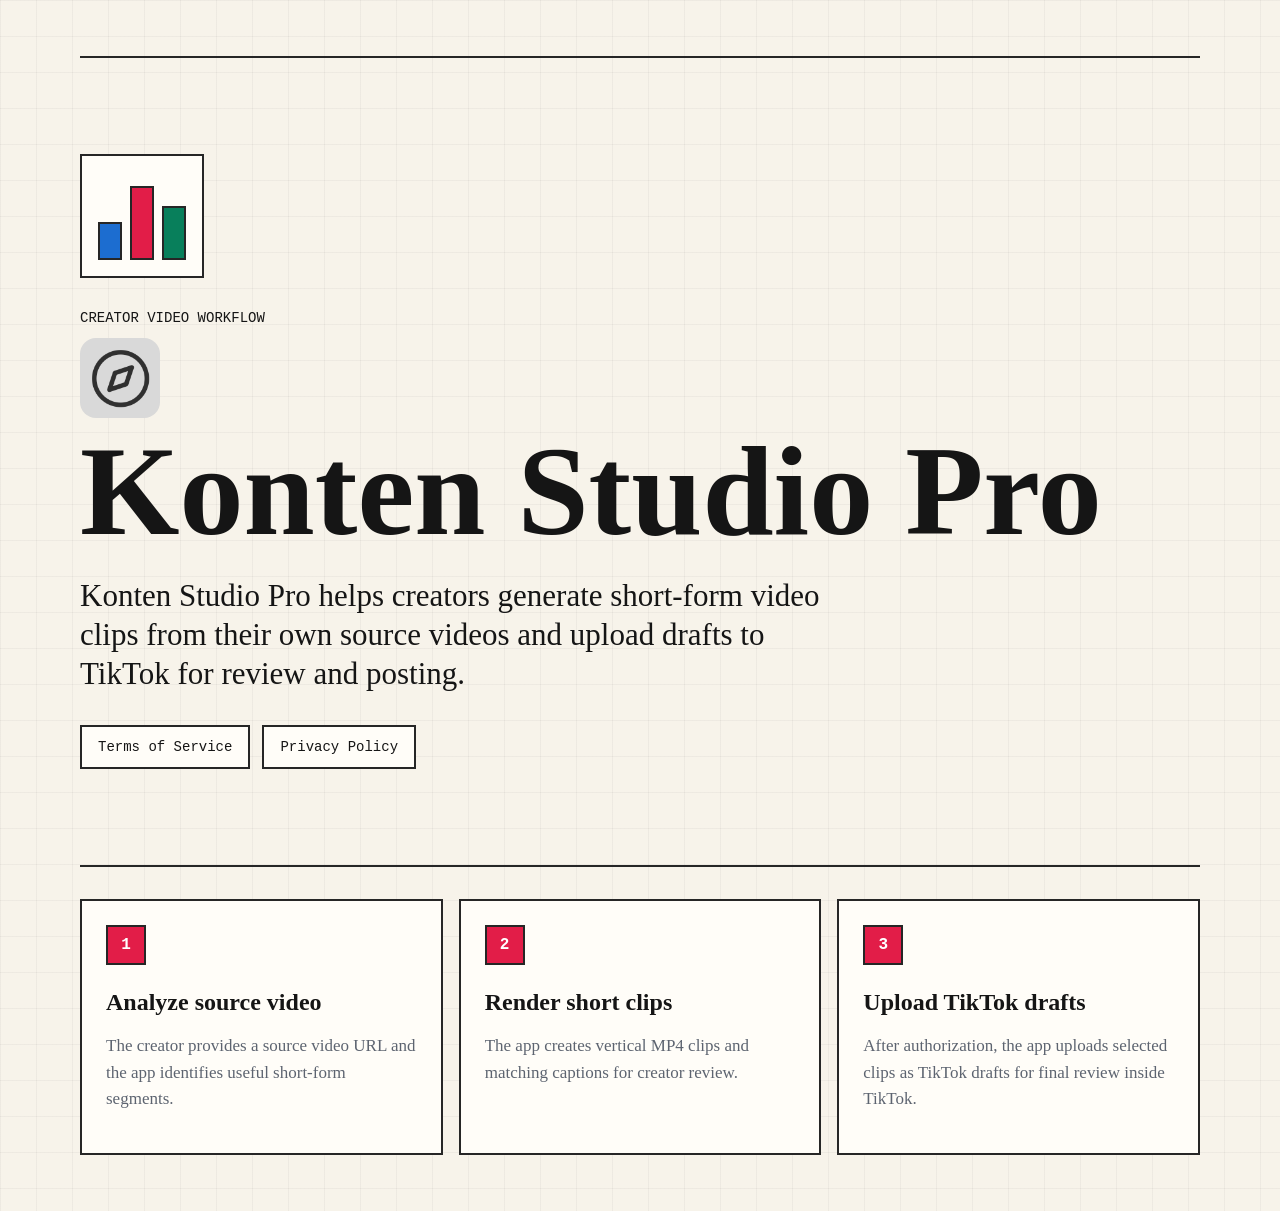
<file: index.html>
<!doctype html>
<html lang="en">
  <head>
    <meta charset="utf-8" />
    <meta name="viewport" content="width=device-width, initial-scale=1" />
    <title>Konten Studio Pro</title>
    <link rel="icon" type="image/png" href="./favicon.png" />
    <meta
      name="description"
      content="Konten Studio Pro helps creators generate short-form video clips from their own source videos and upload drafts to TikTok."
    />
    <link rel="stylesheet" href="./styles.css" />
  </head>
  <body>
    <main class="shell">
      <section class="hero">
        <div class="mark" aria-hidden="true">
          <span></span>
          <span></span>
          <span></span>
        </div>
        <p class="eyebrow">Creator video workflow</p>
        <img src="./favicon.png" alt="Konten Studio Pro Logo" class="app-logo" />
        <h1>Konten Studio Pro</h1>
        <p class="lede">
          Konten Studio Pro helps creators generate short-form video clips from
          their own source videos and upload drafts to TikTok for review and
          posting.
        </p>
        <div class="actions" aria-label="Legal pages">
          <a href="./terms/">Terms of Service</a>
          <a href="./privacy/">Privacy Policy</a>
        </div>
      </section>

      <section class="workflow" aria-label="Application workflow">
        <article>
          <strong>1</strong>
          <h2>Analyze source video</h2>
          <p>The creator provides a source video URL and the app identifies useful short-form segments.</p>
        </article>
        <article>
          <strong>2</strong>
          <h2>Render short clips</h2>
          <p>The app creates vertical MP4 clips and matching captions for creator review.</p>
        </article>
        <article>
          <strong>3</strong>
          <h2>Upload TikTok drafts</h2>
          <p>After authorization, the app uploads selected clips as TikTok drafts for final review inside TikTok.</p>
        </article>
      </section>
    </main>
  </body>
</html>
</file>
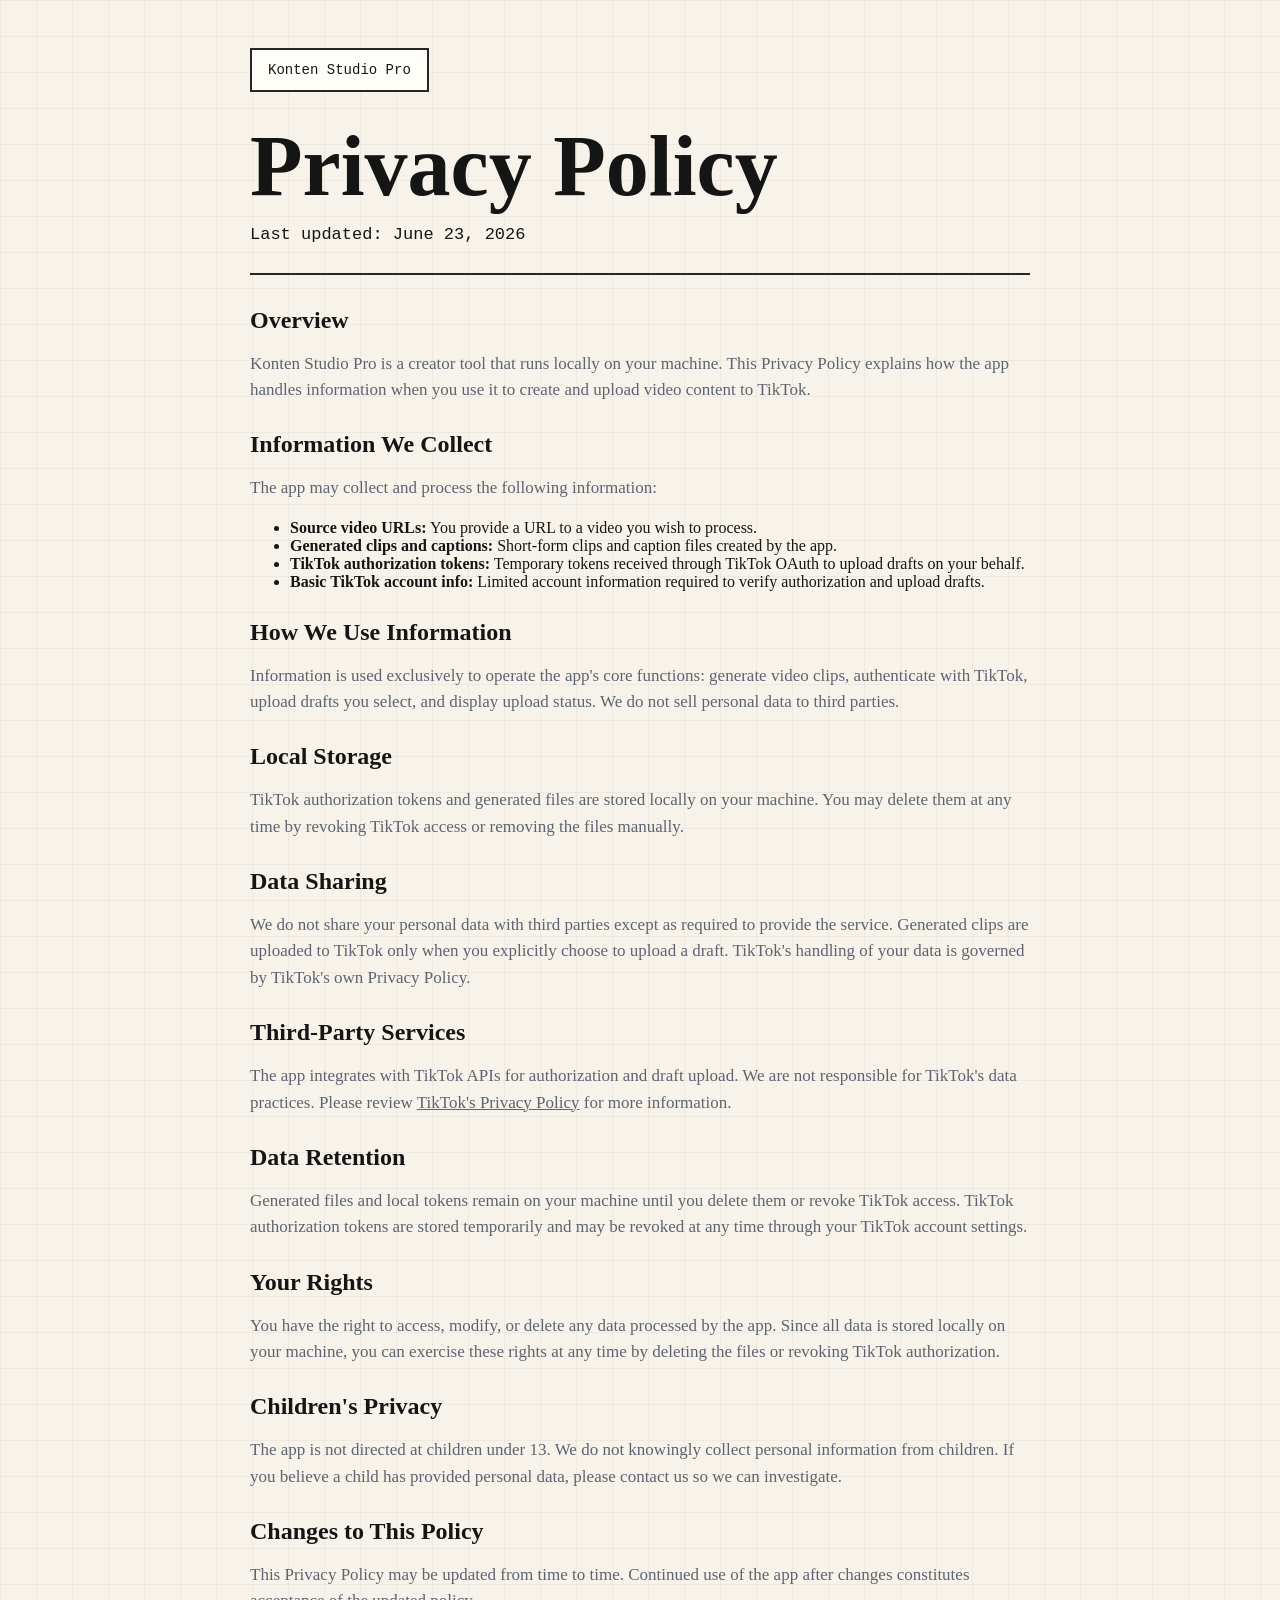
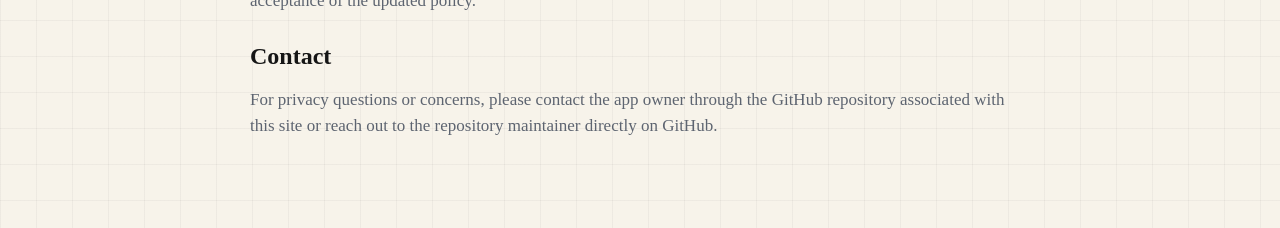
<file: privacy/index.html>
<!doctype html>
<html lang="en">
  <head>
    <meta charset="utf-8" />
    <meta name="viewport" content="width=device-width, initial-scale=1" />
    <title>Privacy Policy - Konten Studio Pro</title>
    <link rel="icon" type="image/png" href="../favicon.png" />
    <link rel="stylesheet" href="../styles.css" />
  </head>
  <body>
    <main class="document">
      <a class="back" href="../">Konten Studio Pro</a>
      <h1>Privacy Policy</h1>
      <p class="updated">Last updated: June 23, 2026</p>

      <h2>Overview</h2>
      <p>
        Konten Studio Pro is a creator tool that runs locally on your machine.
        This Privacy Policy explains how the app handles information when you
        use it to create and upload video content to TikTok.
      </p>

      <h2>Information We Collect</h2>
      <p>The app may collect and process the following information:</p>
      <ul>
        <li><strong>Source video URLs:</strong> You provide a URL to a video you wish to process.</li>
        <li><strong>Generated clips and captions:</strong> Short-form clips and caption files created by the app.</li>
        <li><strong>TikTok authorization tokens:</strong> Temporary tokens received through TikTok OAuth to upload drafts on your behalf.</li>
        <li><strong>Basic TikTok account info:</strong> Limited account information required to verify authorization and upload drafts.</li>
      </ul>

      <h2>How We Use Information</h2>
      <p>
        Information is used exclusively to operate the app's core functions:
        generate video clips, authenticate with TikTok, upload drafts you select,
        and display upload status. We do not sell personal data to third parties.
      </p>

      <h2>Local Storage</h2>
      <p>
        TikTok authorization tokens and generated files are stored locally on
        your machine. You may delete them at any time by revoking TikTok access
        or removing the files manually.
      </p>

      <h2>Data Sharing</h2>
      <p>
        We do not share your personal data with third parties except as required
        to provide the service. Generated clips are uploaded to TikTok only when
        you explicitly choose to upload a draft. TikTok's handling of your data
        is governed by TikTok's own Privacy Policy.
      </p>

      <h2>Third-Party Services</h2>
      <p>
        The app integrates with TikTok APIs for authorization and draft upload.
        We are not responsible for TikTok's data practices. Please review
        <a href="https://www.tiktok.com/legal/privacy-policy">TikTok's Privacy Policy</a>
        for more information.
      </p>

      <h2>Data Retention</h2>
      <p>
        Generated files and local tokens remain on your machine until you delete
        them or revoke TikTok access. TikTok authorization tokens are stored
        temporarily and may be revoked at any time through your TikTok account
        settings.
      </p>

      <h2>Your Rights</h2>
      <p>
        You have the right to access, modify, or delete any data processed by
        the app. Since all data is stored locally on your machine, you can
        exercise these rights at any time by deleting the files or revoking
        TikTok authorization.
      </p>

      <h2>Children's Privacy</h2>
      <p>
        The app is not directed at children under 13. We do not knowingly collect
        personal information from children. If you believe a child has provided
        personal data, please contact us so we can investigate.
      </p>

      <h2>Changes to This Policy</h2>
      <p>
        This Privacy Policy may be updated from time to time. Continued use of
        the app after changes constitutes acceptance of the updated policy.
      </p>

      <h2>Contact</h2>
      <p>
        For privacy questions or concerns, please contact the app owner through
        the GitHub repository associated with this site or reach out to
        the repository maintainer directly on GitHub.
      </p>
    </main>
  </body>
</html>
</file>
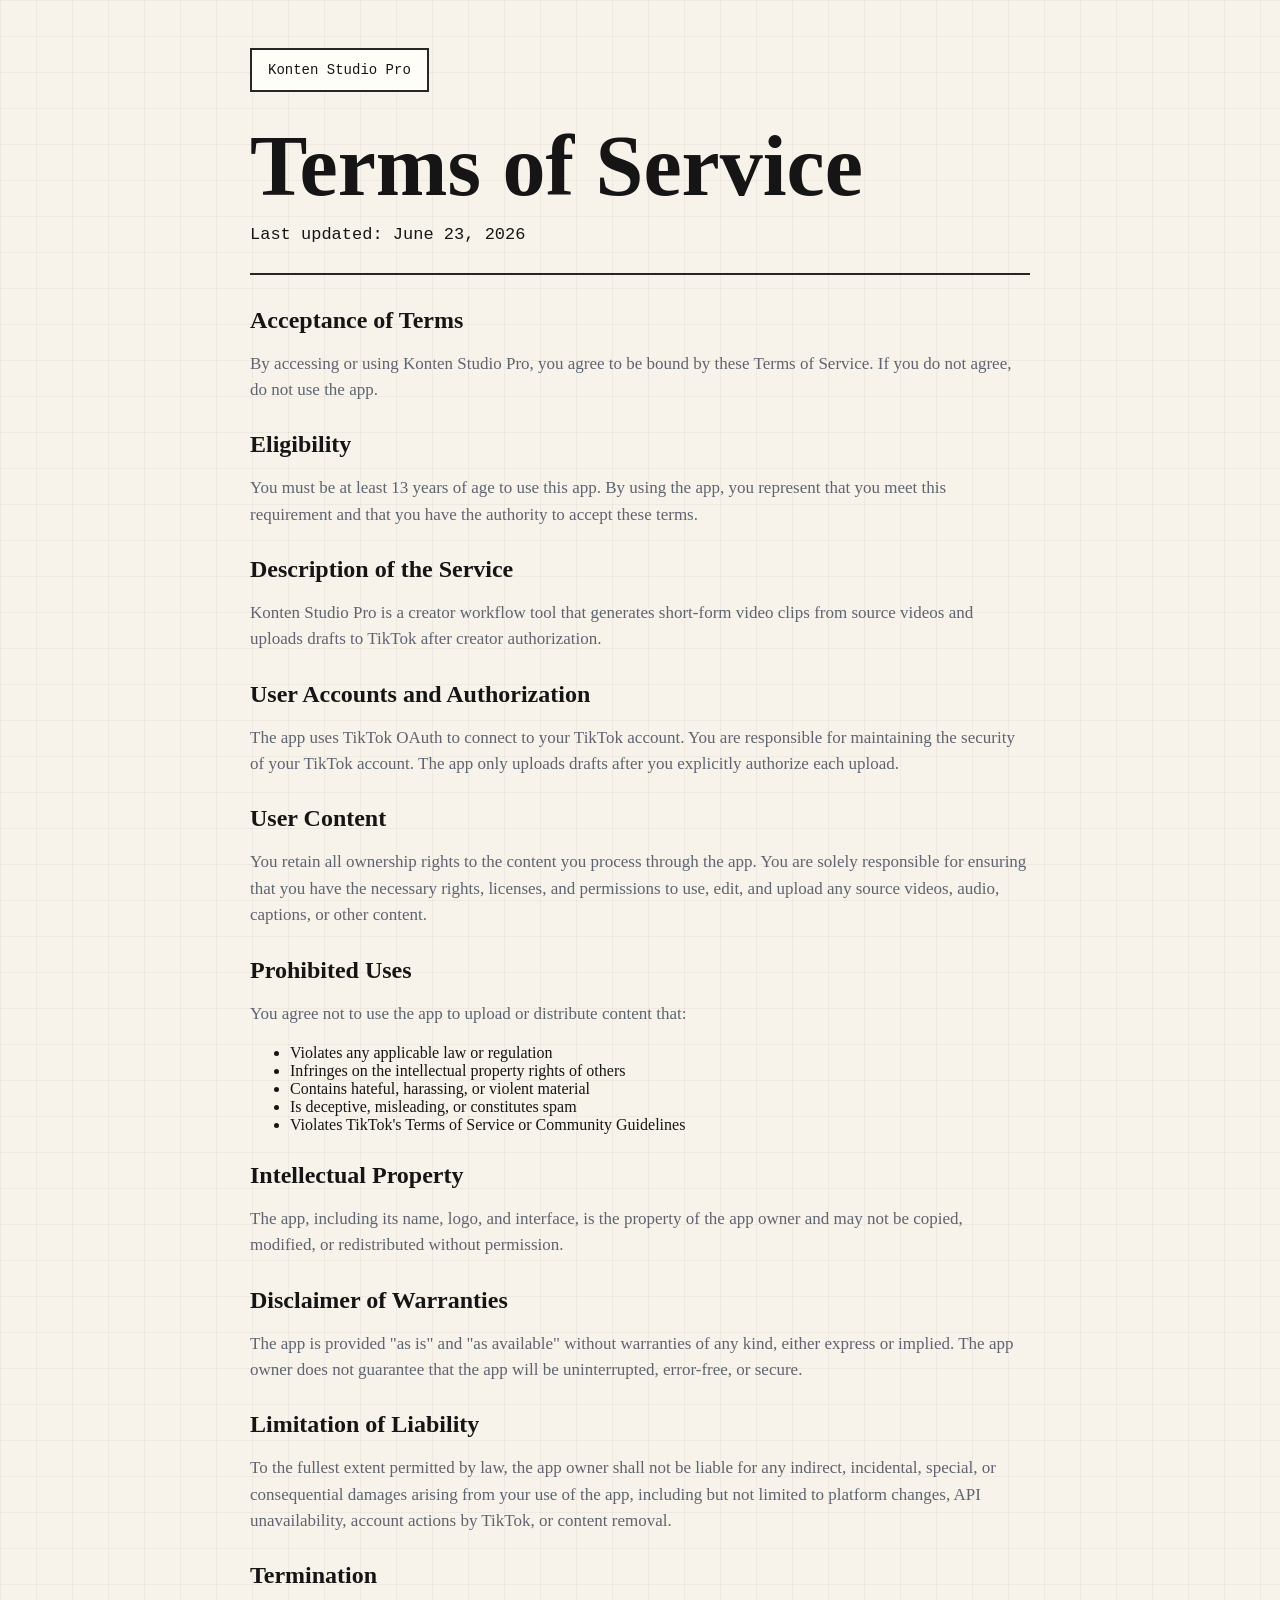
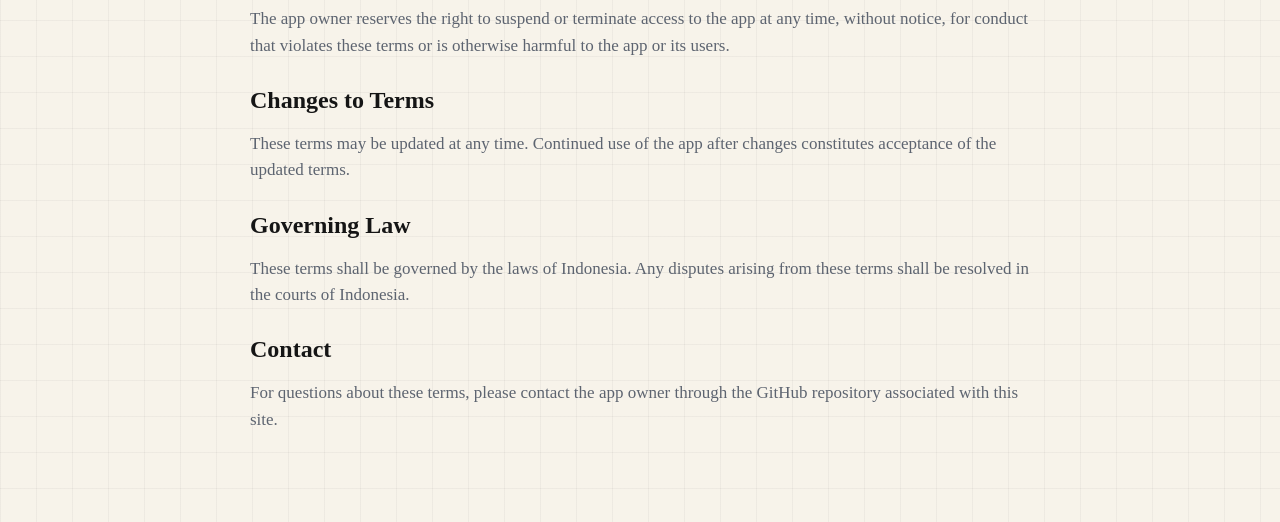
<file: terms/index.html>
<!doctype html>
<html lang="en">
  <head>
    <meta charset="utf-8" />
    <meta name="viewport" content="width=device-width, initial-scale=1" />
    <title>Terms of Service - Konten Studio Pro</title>
    <link rel="icon" type="image/png" href="../favicon.png" />
    <link rel="stylesheet" href="../styles.css" />
  </head>
  <body>
    <main class="document">
      <a class="back" href="../">Konten Studio Pro</a>
      <h1>Terms of Service</h1>
      <p class="updated">Last updated: June 23, 2026</p>

      <h2>Acceptance of Terms</h2>
      <p>
        By accessing or using Konten Studio Pro, you agree to be bound by these
        Terms of Service. If you do not agree, do not use the app.
      </p>

      <h2>Eligibility</h2>
      <p>
        You must be at least 13 years of age to use this app. By using the app,
        you represent that you meet this requirement and that you have the
        authority to accept these terms.
      </p>

      <h2>Description of the Service</h2>
      <p>
        Konten Studio Pro is a creator workflow tool that generates short-form
        video clips from source videos and uploads drafts to TikTok after
        creator authorization.
      </p>

      <h2>User Accounts and Authorization</h2>
      <p>
        The app uses TikTok OAuth to connect to your TikTok account. You are
        responsible for maintaining the security of your TikTok account. The app
        only uploads drafts after you explicitly authorize each upload.
      </p>

      <h2>User Content</h2>
      <p>
        You retain all ownership rights to the content you process through the
        app. You are solely responsible for ensuring that you have the necessary
        rights, licenses, and permissions to use, edit, and upload any source
        videos, audio, captions, or other content.
      </p>

      <h2>Prohibited Uses</h2>
      <p>
        You agree not to use the app to upload or distribute content that:
      </p>
      <ul>
        <li>Violates any applicable law or regulation</li>
        <li>Infringes on the intellectual property rights of others</li>
        <li>Contains hateful, harassing, or violent material</li>
        <li>Is deceptive, misleading, or constitutes spam</li>
        <li>Violates TikTok's Terms of Service or Community Guidelines</li>
      </ul>

      <h2>Intellectual Property</h2>
      <p>
        The app, including its name, logo, and interface, is the property of the
        app owner and may not be copied, modified, or redistributed without
        permission.
      </p>

      <h2>Disclaimer of Warranties</h2>
      <p>
        The app is provided "as is" and "as available" without warranties of any
        kind, either express or implied. The app owner does not guarantee that
        the app will be uninterrupted, error-free, or secure.
      </p>

      <h2>Limitation of Liability</h2>
      <p>
        To the fullest extent permitted by law, the app owner shall not be liable
        for any indirect, incidental, special, or consequential damages arising
        from your use of the app, including but not limited to platform changes,
        API unavailability, account actions by TikTok, or content removal.
      </p>

      <h2>Termination</h2>
      <p>
        The app owner reserves the right to suspend or terminate access to the
        app at any time, without notice, for conduct that violates these terms
        or is otherwise harmful to the app or its users.
      </p>

      <h2>Changes to Terms</h2>
      <p>
        These terms may be updated at any time. Continued use of the app after
        changes constitutes acceptance of the updated terms.
      </p>

      <h2>Governing Law</h2>
      <p>
        These terms shall be governed by the laws of Indonesia. Any disputes
        arising from these terms shall be resolved in the courts of Indonesia.
      </p>

      <h2>Contact</h2>
      <p>
        For questions about these terms, please contact the app owner through
        the GitHub repository associated with this site.
      </p>
    </main>
  </body>
</html>
</file>
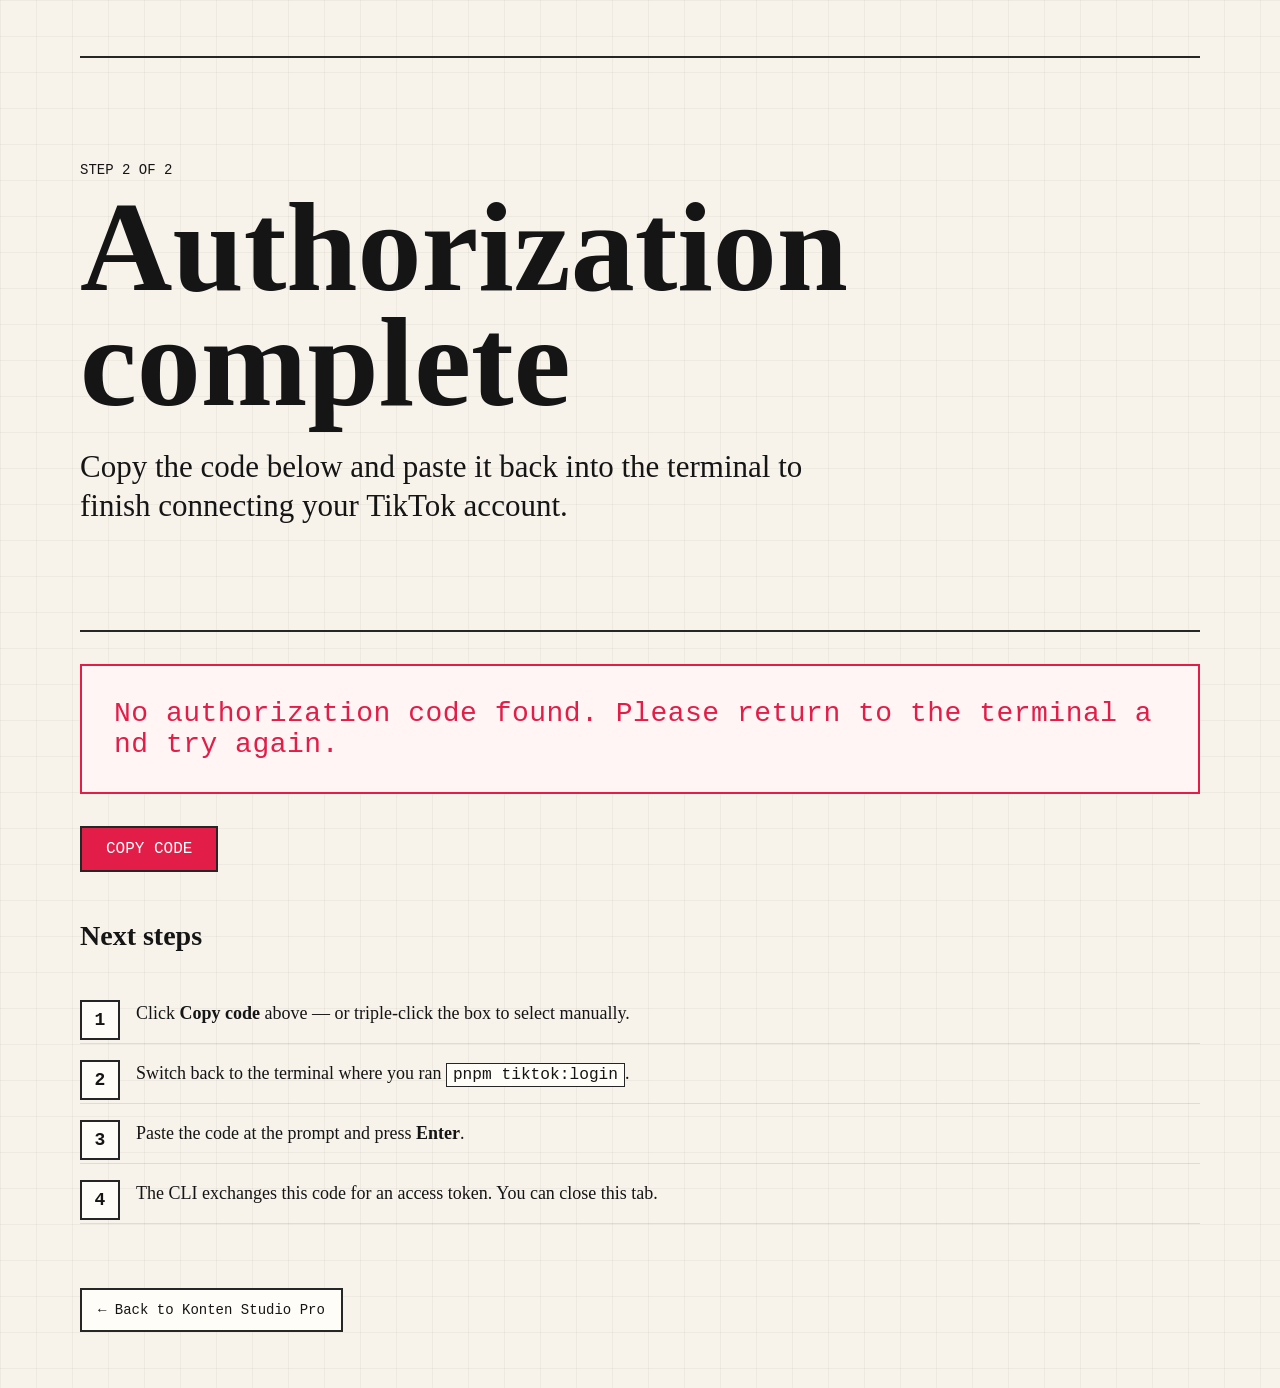
<file: auth/callback/index.html>
<!doctype html>
<html lang="en">
  <head>
    <meta charset="utf-8" />
    <meta name="viewport" content="width=device-width, initial-scale=1" />
    <title>Authorization complete · Konten Studio Pro</title>
    <link rel="stylesheet" href="../../styles.css" />
    <style>
      .code-box {
        margin: 32px 0;
        padding: 32px;
        border: 2px solid var(--line);
        background: var(--panel);
        font-family: "Courier New", monospace;
        font-size: clamp(20px, 3vw, 28px);
        word-break: break-all;
        letter-spacing: 0.5px;
        user-select: all;
        min-height: 80px;
      }
      .code-box.empty {
        border-color: var(--accent);
        background: #fff5f5;
        color: var(--accent);
      }
      .copy-btn {
        display: inline-block;
        border: 2px solid var(--line);
        background: var(--accent);
        color: white;
        padding: 12px 24px;
        font-family: "Courier New", monospace;
        font-size: 16px;
        cursor: pointer;
        text-transform: uppercase;
      }
      .copy-btn:hover { background: var(--ink); border-color: var(--ink); }
      .copy-btn.copied { background: var(--green); border-color: var(--green); }
      .steps {
        margin: 32px 0;
        padding: 0;
        list-style: none;
        counter-reset: step;
      }
      .steps li {
        counter-increment: step;
        padding: 16px 0 16px 56px;
        position: relative;
        font-size: 18px;
        line-height: 1.5;
        border-bottom: 1px solid rgba(21, 21, 21, 0.1);
      }
      .steps li::before {
        content: counter(step);
        position: absolute;
        left: 0;
        top: 16px;
        width: 36px;
        height: 36px;
        border: 2px solid var(--line);
        display: grid;
        place-items: center;
        font-family: "Courier New", monospace;
        font-weight: bold;
        background: var(--panel);
      }
      .meta {
        margin-top: 24px;
        padding: 16px;
        font-family: "Courier New", monospace;
        font-size: 13px;
        color: var(--muted);
        background: var(--panel);
        border: 1px dashed var(--line);
        word-break: break-all;
      }
      .back-link {
        display: inline-block;
        margin-top: 32px;
        border: 2px solid var(--line);
        background: var(--panel);
        padding: 12px 16px;
        text-decoration: none;
        font-family: "Courier New", monospace;
        font-size: 14px;
      }
      .back-link:hover { background: var(--ink); color: var(--paper); }
      code {
        font-family: "Courier New", monospace;
        background: var(--panel);
        border: 1px solid var(--line);
        padding: 2px 6px;
        font-size: 0.9em;
      }
    </style>
  </head>
  <body>
    <main class="shell">
      <header class="hero">
        <p class="eyebrow">Step 2 of 2</p>
        <h1>Authorization complete</h1>
        <p class="lede">
          Copy the code below and paste it back into the terminal to finish
          connecting your TikTok account.
        </p>
      </header>

      <section>
        <div id="codeBox" class="code-box empty" aria-live="polite">
          No authorization code found. Please return to the terminal and try again.
        </div>
        <button id="copyBtn" class="copy-btn" type="button" hidden>
          Copy code
        </button>
        <noscript>
          <p style="margin-top: 16px; color: var(--accent); font-family: 'Courier New', monospace;">
            JavaScript is disabled. Triple-click the code box above to select all, then press Ctrl+C / Cmd+C.
          </p>
        </noscript>
      </section>

      <section>
        <h2 style="font-size: 28px; margin: 48px 0 16px;">Next steps</h2>
        <ol class="steps">
          <li>Click <strong>Copy code</strong> above &mdash; or triple-click the box to select manually.</li>
          <li>Switch back to the terminal where you ran <code>pnpm tiktok:login</code>.</li>
          <li>Paste the code at the prompt and press <strong>Enter</strong>.</li>
          <li>The CLI exchanges this code for an access token. You can close this tab.</li>
        </ol>
      </section>

      <section id="metaSection" class="meta" hidden></section>

      <a class="back-link" href="../../">&larr; Back to Konten Studio Pro</a>
    </main>

    <script>
      (function () {
        var params = new URLSearchParams(window.location.search);
        var code = params.get("code");
        var state = params.get("state");
        var error = params.get("error");
        var errorDescription = params.get("error_description");

        var codeBox = document.getElementById("codeBox");
        var copyBtn = document.getElementById("copyBtn");
        var metaSection = document.getElementById("metaSection");

        if (error) {
          codeBox.textContent =
            "Authorization failed: " +
            (errorDescription || error) +
            ". Return to the terminal and try again.";
          return;
        }

        if (!code) {
          return;
        }

        codeBox.classList.remove("empty");
        codeBox.textContent = code;
        copyBtn.hidden = false;

        if (state) {
          metaSection.hidden = false;
          metaSection.textContent = "State (for reference, do not paste this): " + state;
        }

        copyBtn.addEventListener("click", async function () {
          try {
            await navigator.clipboard.writeText(code);
            var original = copyBtn.textContent;
            copyBtn.textContent = "Copied \u2713";
            copyBtn.classList.add("copied");
            setTimeout(function () {
              copyBtn.textContent = original;
              copyBtn.classList.remove("copied");
            }, 2000);
          } catch (err) {
            // Fallback: select text in codeBox
            var range = document.createRange();
            range.selectNodeContents(codeBox);
            var selection = window.getSelection();
            selection.removeAllRanges();
            selection.addRange(range);
            copyBtn.textContent = "Press Ctrl+C / Cmd+C";
          }
        });
      })();
    </script>
  </body>
</html>
</file>
<file: styles.css>
:root {
  color-scheme: light;
  --ink: #151515;
  --muted: #5d6470;
  --paper: #f7f3ea;
  --panel: #fffdf8;
  --line: #262626;
  --accent: #e21d48;
  --blue: #1c6dd0;
  --green: #087f5b;
}

* {
  box-sizing: border-box;
}

body {
  margin: 0;
  min-height: 100vh;
  color: var(--ink);
  font-family: Georgia, "Times New Roman", serif;
  background:
    linear-gradient(90deg, rgba(21, 21, 21, 0.04) 1px, transparent 1px),
    linear-gradient(rgba(21, 21, 21, 0.04) 1px, transparent 1px),
    var(--paper);
  background-size: 36px 36px;
}

a {
  color: inherit;
}

.shell {
  width: min(1120px, calc(100% - 32px));
  margin: 0 auto;
  padding: 56px 0;
}

.hero {
  min-height: 64vh;
  display: grid;
  align-content: center;
  border-top: 2px solid var(--line);
  border-bottom: 2px solid var(--line);
  padding: clamp(48px, 8vw, 96px) 0;
  position: relative;
}

.mark {
  width: 124px;
  height: 124px;
  border: 2px solid var(--line);
  display: grid;
  grid-template-columns: repeat(3, 1fr);
  align-items: end;
  gap: 8px;
  padding: 16px;
  margin-bottom: 32px;
  background: var(--panel);
}

.mark span {
  display: block;
  border: 2px solid var(--line);
  background: var(--accent);
}

.mark span:nth-child(1) {
  height: 38px;
  background: var(--blue);
}

.mark span:nth-child(2) {
  height: 74px;
  background: var(--accent);
}

.mark span:nth-child(3) {
  height: 54px;
  background: var(--green);
}

.app-logo {
  width: 80px;
  height: 80px;
  margin-bottom: 16px;
  border-radius: 16px;

}
.eyebrow {
  margin: 0 0 12px;
  font-family: "Courier New", monospace;
  font-size: 14px;
  text-transform: uppercase;
  letter-spacing: 0;
}

h1 {
  margin: 0;
  font-size: clamp(48px, 10vw, 132px);
  line-height: 0.9;
  letter-spacing: 0;
}

.lede {
  max-width: 760px;
  margin: 28px 0 0;
  font-size: clamp(20px, 3vw, 31px);
  line-height: 1.25;
}

.actions {
  display: flex;
  flex-wrap: wrap;
  gap: 12px;
  margin-top: 32px;
}

.actions a,
.back {
  display: inline-block;
  border: 2px solid var(--line);
  background: var(--panel);
  padding: 12px 16px;
  text-decoration: none;
  font-family: "Courier New", monospace;
  font-size: 14px;
}

.actions a:hover,
.back:hover {
  background: var(--ink);
  color: var(--paper);
}

.workflow {
  display: grid;
  grid-template-columns: repeat(3, 1fr);
  gap: 16px;
  padding: 32px 0 0;
}

.workflow article {
  min-height: 220px;
  border: 2px solid var(--line);
  background: var(--panel);
  padding: 24px;
}

.workflow strong {
  display: inline-grid;
  place-items: center;
  width: 40px;
  height: 40px;
  margin-bottom: 24px;
  border: 2px solid var(--line);
  font-family: "Courier New", monospace;
  background: var(--accent);
  color: white;
}

.workflow h2,
.document h2 {
  margin: 0 0 10px;
  font-size: 24px;
}

.workflow p,
.document p {
  color: var(--muted);
  font-size: 17px;
  line-height: 1.55;
}

.document {
  width: min(780px, calc(100% - 32px));
  margin: 0 auto;
  padding: 48px 0 72px;
}

.document h1 {
  margin-top: 36px;
  font-size: clamp(44px, 8vw, 86px);
}

.updated {
  font-family: "Courier New", monospace;
  color: var(--ink) !important;
  border-bottom: 2px solid var(--line);
  padding-bottom: 24px;
  margin-bottom: 32px;
}

.document h2 {
  margin-top: 28px;
}

@media (max-width: 760px) {
  .shell {
    padding: 32px 0;
  }

  .workflow {
    grid-template-columns: 1fr;
  }

  .workflow article {
    min-height: auto;
  }
}
</file>
